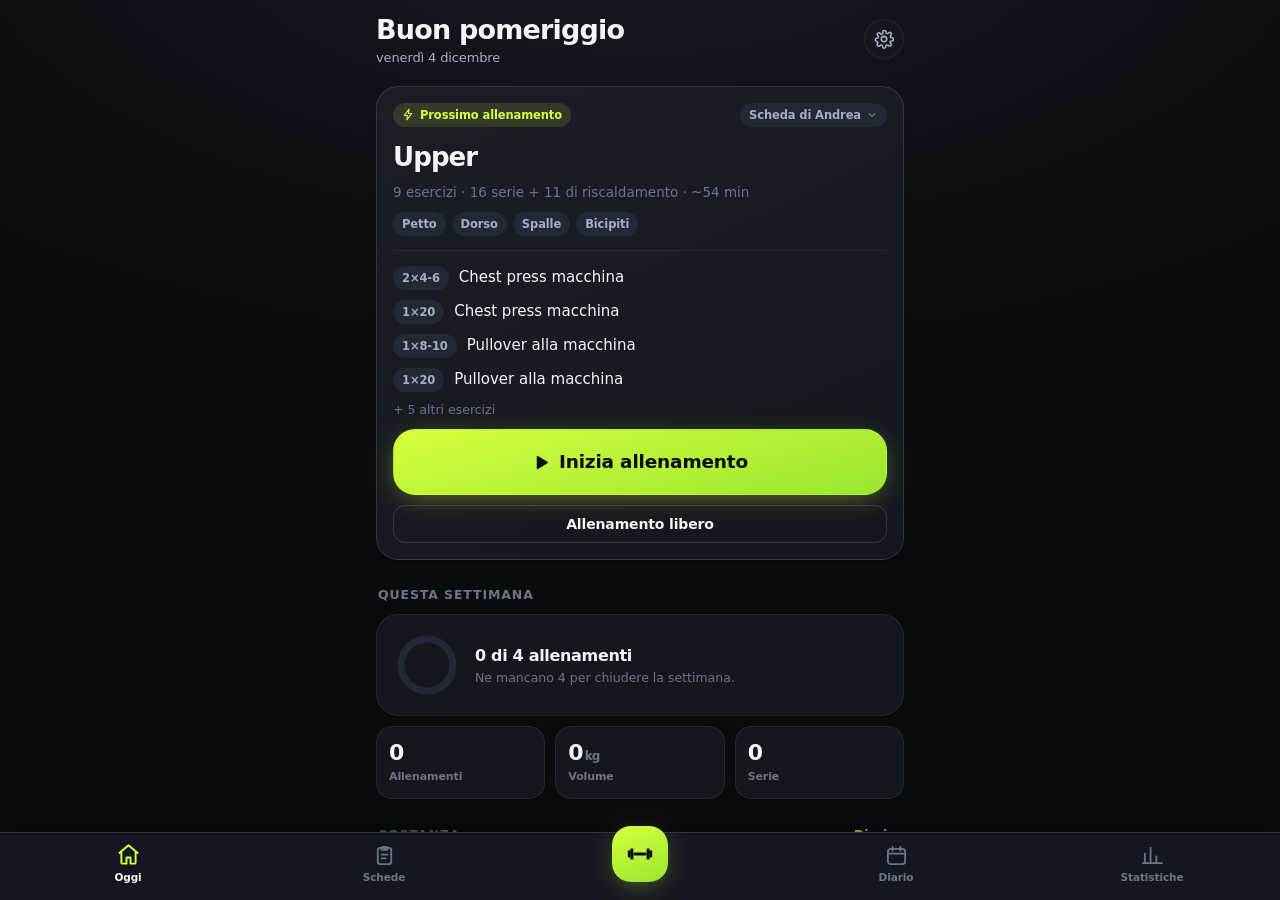
<file: index.html>
<!doctype html>
<html lang="it" data-theme="dark">
<head>
<meta charset="utf-8">
<meta name="viewport" content="width=device-width, initial-scale=1, viewport-fit=cover, maximum-scale=1, user-scalable=no">
<title>Palestra</title>
<meta name="description" content="Diario di allenamento in palestra: schede, timer di recupero, progressione dei carichi e statistiche. Tutto in locale sul tuo telefono.">
<meta name="theme-color" content="#0a0b0f">
<meta name="color-scheme" content="dark light">

<!-- PWA -->
<link rel="manifest" href="manifest.webmanifest">
<meta name="mobile-web-app-capable" content="yes">
<meta name="apple-mobile-web-app-capable" content="yes">
<!-- `black` e non `black-translucent`: con la status bar trasparente iOS disegna
     a tutto schermo ma accorcia il viewport dell'altezza della status bar, e in
     fondo resta una striscia irraggiungibile. iOS legge questo meta quando l'app
     viene aggiunta alla Home, non a ogni avvio. -->
<meta name="apple-mobile-web-app-status-bar-style" content="black">
<meta name="apple-mobile-web-app-title" content="Palestra">
<link rel="apple-touch-icon" href="icons/icon-180.png">
<link rel="icon" href="icons/favicon.svg" type="image/svg+xml">
<link rel="icon" href="icons/icon-32.png" sizes="32x32">

<!-- splash iOS -->
<link rel="apple-touch-startup-image" media="(device-width:440px) and (device-height:956px) and (-webkit-device-pixel-ratio:3)" href="icons/splash-1320x2868.png">
<link rel="apple-touch-startup-image" media="(device-width:402px) and (device-height:874px) and (-webkit-device-pixel-ratio:3)" href="icons/splash-1206x2622.png">
<link rel="apple-touch-startup-image" media="(device-width:430px) and (device-height:932px) and (-webkit-device-pixel-ratio:3)" href="icons/splash-1290x2796.png">
<link rel="apple-touch-startup-image" media="(device-width:393px) and (device-height:852px) and (-webkit-device-pixel-ratio:3)" href="icons/splash-1179x2556.png">
<link rel="apple-touch-startup-image" media="(device-width:390px) and (device-height:844px) and (-webkit-device-pixel-ratio:3)" href="icons/splash-1170x2532.png">
<link rel="apple-touch-startup-image" media="(device-width:414px) and (device-height:896px) and (-webkit-device-pixel-ratio:3)" href="icons/splash-1242x2688.png">
<link rel="apple-touch-startup-image" media="(device-width:375px) and (device-height:812px) and (-webkit-device-pixel-ratio:3)" href="icons/splash-1125x2436.png">
<link rel="apple-touch-startup-image" media="(device-width:360px) and (device-height:780px) and (-webkit-device-pixel-ratio:3)" href="icons/splash-1080x2340.png">
<link rel="apple-touch-startup-image" media="(device-width:414px) and (device-height:896px) and (-webkit-device-pixel-ratio:2)" href="icons/splash-828x1792.png">
<link rel="apple-touch-startup-image" media="(device-width:375px) and (device-height:667px) and (-webkit-device-pixel-ratio:2)" href="icons/splash-750x1334.png">

<link rel="stylesheet" href="css/style.css">
<script type="module" src="js/app.js"></script>
</head>
<body>
  <div id="app">
    <div class="screen" style="display:grid;place-items:center;min-height:70vh">
      <svg width="54" height="54" viewBox="0 0 24 24" fill="none" stroke="#d7ff3e" stroke-width="1.9" stroke-linecap="round" style="opacity:.9">
        <path d="M6.5 7.5v9M3.5 9.5v5M17.5 7.5v9M20.5 9.5v5M6.5 12h11"/>
      </svg>
    </div>
  </div>
  <div id="rotate">
    <svg viewBox="0 0 24 24" fill="none" stroke="currentColor" stroke-width="1.7" stroke-linecap="round" stroke-linejoin="round" aria-hidden="true">
      <rect x="8.75" y="3" width="6.5" height="18" rx="2"/>
      <path d="M12 18.2h.01"/>
      <path d="M20.5 9.5a9 9 0 0 1-3.2 9.6M20.6 6.1v3.5h-3.5"/>
      <path d="M3.5 14.5a9 9 0 0 1 3.2-9.6M3.4 17.9v-3.5h3.5"/>
    </svg>
    <p><strong>Gira il telefono</strong><span>Palestra si usa in verticale.</span></p>
  </div>
  <noscript><p style="padding:30px;text-align:center">Questa app richiede JavaScript attivo.</p></noscript>
</body>
</html>
</file>
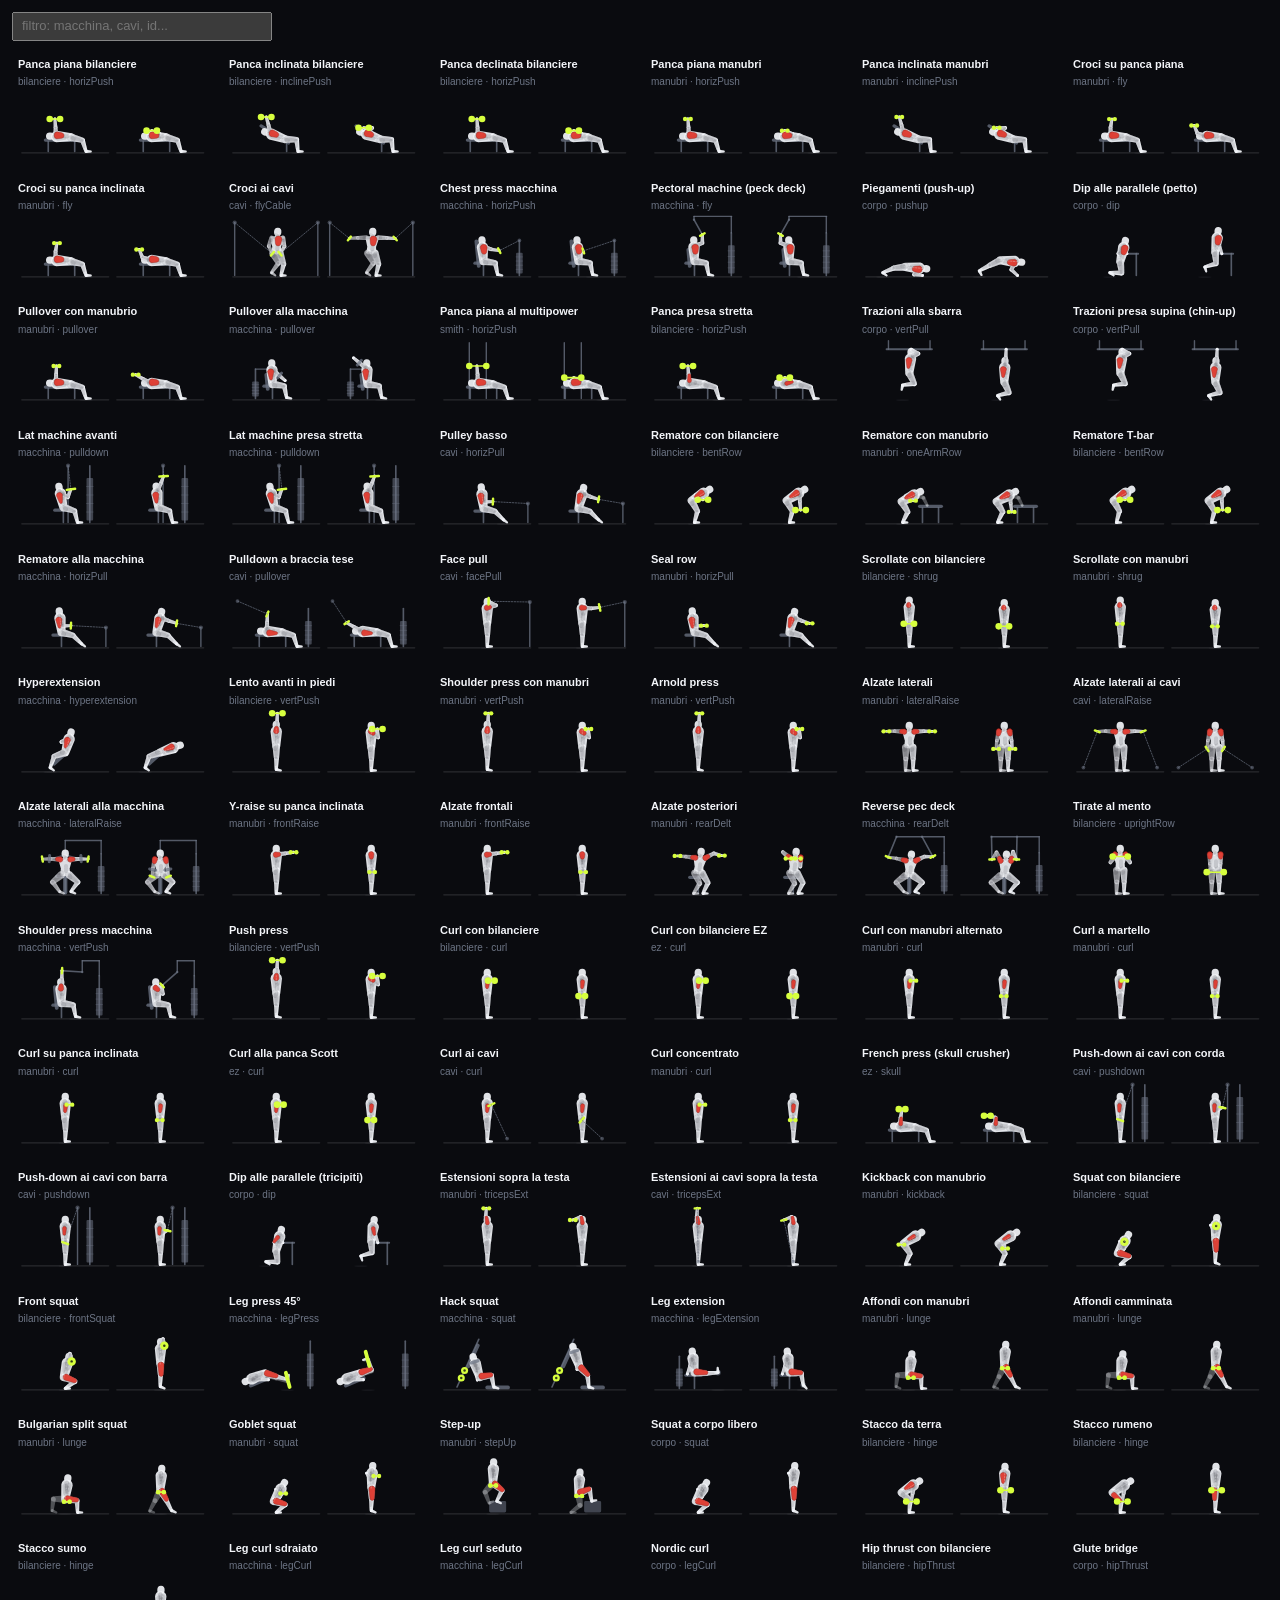
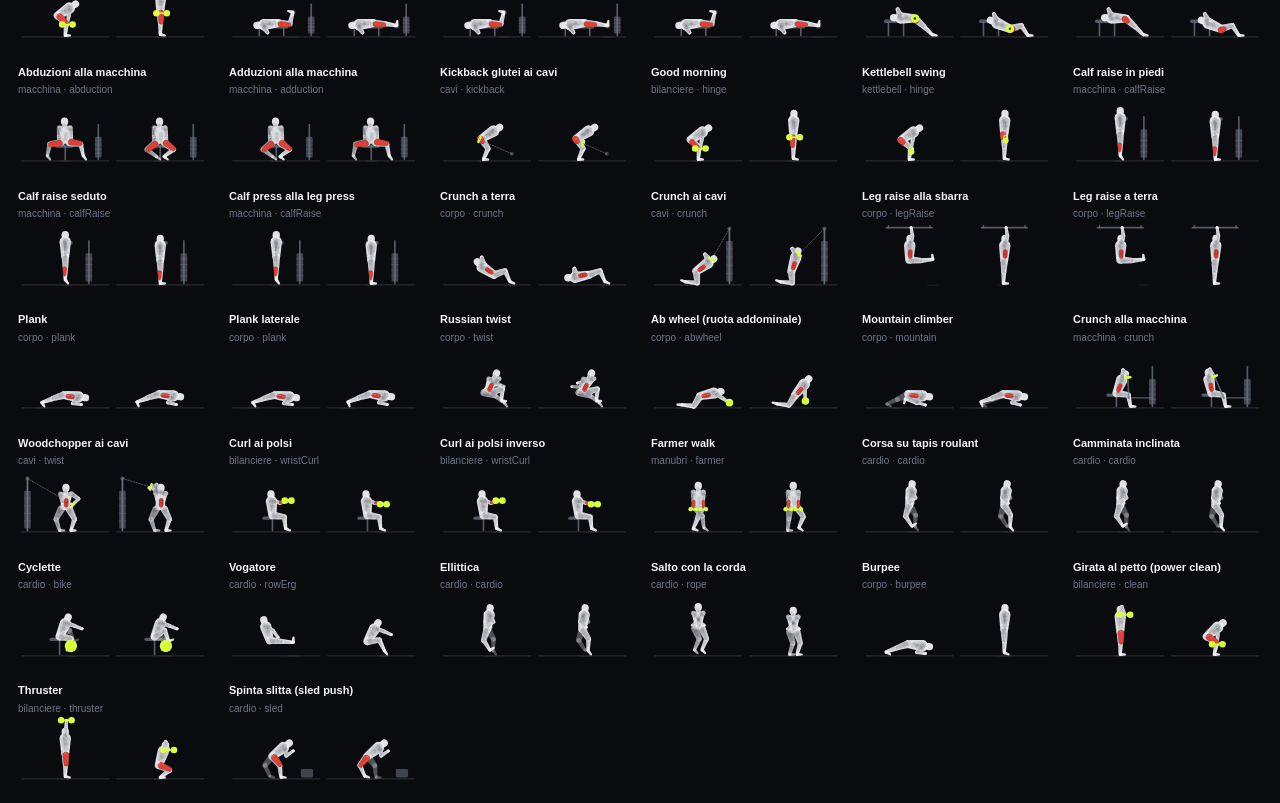
<file: tools/figures.html>
<!doctype html>
<html lang="it">
<head>
<meta charset="utf-8">
<title>Provino figure</title>
<link rel="stylesheet" href="../css/style.css">
<style>
  html, body { height: auto !important; overflow: auto !important; position: static !important; }
  body { background: var(--bg); color: var(--txt); font: 13px/1.3 -apple-system, sans-serif; margin: 0; padding: 12px; }
  .grid { display: grid; grid-template-columns: repeat(auto-fill, minmax(var(--w, 180px), 1fr)); gap: 10px; }
  .cell { background: var(--sur); border-radius: 10px; padding: 6px; }
  .cell h3 { margin: 0 0 2px; font-size: 11px; font-weight: 600; }
  .cell small { color: var(--txt-3); font-size: 10px; }
  .pair { display: flex; }
  .pair > div { flex: 1; min-width: 0; }
  .exfig { width: 100%; max-width: none; height: auto; display: block; }
  input { font: inherit; padding: 4px 8px; margin-bottom: 10px; width: 260px; }
</style>
</head>
<body>
<input id="q" placeholder="filtro: macchina, cavi, id..." >
<div class="grid" id="g"></div>
<script type="module">
const v = '?v=' + Date.now();
const { EXERCISES } = await import('../js/data/exercises.js' + v);
const { mountFigure } = await import('../js/lib/anim.js' + v);
const g = document.getElementById('g');
const q = document.getElementById('q');
function render(f) {
  g.innerHTML = '';
  const only = (new URLSearchParams(location.search).get('ids') || '').split(',').filter(Boolean);
  const list = EXERCISES.filter((e) => (only.length ? only.includes(e.id)
    : !f || (e.id + ' ' + e.eq + ' ' + e.p + ' ' + e.n).toLowerCase().includes(f)));
  for (const e of list) {
    const c = document.createElement('div');
    c.className = 'cell';
    const fasi = (new URLSearchParams(location.search).get('ph') || '0.46,0').split(',').map(Number);
    c.innerHTML = `<h3>${e.n}</h3><small>${e.eq} · ${e.p}</small><div class="pair">${fasi.map((_, i) => `<div class="f${i}"></div>`).join('')}</div>`;
    g.appendChild(c);
    fasi.forEach((ph, i) => mountFigure(c.querySelector('.f' + i), e, { cls: 'exfig', phase: ph }));
  }
}
q.addEventListener('input', () => render(q.value.trim().toLowerCase()));
const sp = new URLSearchParams(location.search);
if (sp.get('w')) g.style.setProperty('--w', sp.get('w') + 'px');
const pre = sp.get('q') || '';
q.value = pre; render(pre.toLowerCase());
window.FIG = { EXERCISES };
</script>
</body>
</html>
</file>
<file: css/style.css>
/* =========================================================================
   Palestra — design system
   Dark-first, mobile-first, zero dipendenze.
   ========================================================================= */

:root {
  /* superfici */
  --bg: #0a0b0f;
  --bg-grad: radial-gradient(120% 80% at 50% -10%, #161a24 0%, #0a0b0f 60%);
  --surface: #14171e;
  --surface-2: #1a1e27;
  --surface-3: #232835;
  --line: rgba(255, 255, 255, .07);
  --line-2: rgba(255, 255, 255, .13);

  /* testo */
  --txt: #f3f5f9;
  --txt-2: #a6adbd;
  --txt-3: #6d7585;

  /* accenti */
  --acc: #d7ff3e;
  --acc-2: #9ae630;
  --acc-ink: #0a0b0f;
  --acc-soft: rgba(215, 255, 62, .13);
  --violet: #8b7bff;
  --cyan: #4cd7f6;
  --ok: #35d07f;
  --warn: #ffb020;
  --err: #ff5c5c;

  /* forma */
  --r-sm: 10px;
  --r: 16px;
  --r-lg: 22px;
  --r-xl: 28px;
  --r-full: 999px;

  --sh-1: 0 1px 2px rgba(0, 0, 0, .4);
  --sh-2: 0 8px 24px -8px rgba(0, 0, 0, .65);
  --sh-3: 0 24px 60px -16px rgba(0, 0, 0, .8);
  --glow: 0 6px 28px -8px rgba(215, 255, 62, .5);

  /* spazi */
  --pad: 16px;
  --tabbar-h: 62px;
  --safe-t: env(safe-area-inset-top, 0px);
  --safe-b: env(safe-area-inset-bottom, 0px);
  /* La barra non riserva tutti i 34pt dell'home indicator: con metà spazio le
     icone restano libere ma il menù non sembra sollevato dal bordo. */
  --safe-pad-b: max(6px, calc(var(--safe-b) * .55));
  /* Le barre in basso devono avere una superficie riconoscibile: con uno
     sfondo quasi identico alla pagina la striscia sotto le icone legge come
     vuoto e la barra sembra sospesa a mezz'aria. */
  --bar-bg: rgba(21, 25, 34, .94);

  --ease: cubic-bezier(.22, 1, .36, 1);
  --spring: cubic-bezier(.34, 1.56, .64, 1);

  color-scheme: dark;
}

:root[data-theme="light"] {
  --bg: #f4f5f8;
  --bg-grad: radial-gradient(120% 80% at 50% -10%, #ffffff 0%, #eef0f5 60%);
  --surface: #ffffff;
  --surface-2: #f6f7fa;
  --surface-3: #eceef4;
  --line: rgba(10, 12, 20, .08);
  --line-2: rgba(10, 12, 20, .15);
  --txt: #0e1117;
  --txt-2: #5a6273;
  --txt-3: #8c94a3;
  --acc: #5f8f00;
  --acc-2: #4d7500;
  --acc-ink: #ffffff;
  --acc-soft: rgba(95, 143, 0, .12);
  --violet: #6b4ef0;
  --cyan: #0b8fb0;
  --sh-2: 0 8px 24px -10px rgba(16, 20, 35, .18);
  --sh-3: 0 24px 60px -18px rgba(16, 20, 35, .3);
  --glow: 0 6px 24px -10px rgba(95, 143, 0, .5);
  --bar-bg: rgba(255, 255, 255, .94);
  color-scheme: light;
}

/* ------------------------------------------------------------- reset ---- */

*, *::before, *::after { box-sizing: border-box; }

html, body {
  margin: 0;
  padding: 0;
  height: 100%;
  overflow: hidden;             /* lo scroll avviene dentro #view */
  overscroll-behavior: none;
}

body {
  background: var(--bg);
  background-image: var(--bg-grad);
  background-attachment: fixed;
  color: var(--txt);
  font-family: -apple-system, BlinkMacSystemFont, "SF Pro Text", "Segoe UI", Roboto, system-ui, sans-serif;
  font-size: 16px;
  line-height: 1.45;
  -webkit-font-smoothing: antialiased;
  -webkit-tap-highlight-color: transparent;
  -webkit-text-size-adjust: 100%;
  text-rendering: optimizeLegibility;
}

button, input, select, textarea {
  font: inherit;
  color: inherit;
  margin: 0;
}

button { background: none; border: 0; cursor: pointer; touch-action: manipulation; }
h1, h2, h3, h4, p { margin: 0; }
ul, ol { margin: 0; padding: 0; list-style: none; }
a { color: inherit; text-decoration: none; }
svg { display: block; }
input[type="number"] { -moz-appearance: textfield; }
input[type="number"]::-webkit-outer-spin-button,
input[type="number"]::-webkit-inner-spin-button { -webkit-appearance: none; margin: 0; }

::selection { background: var(--acc); color: var(--acc-ink); }

/* scrollbar discreta (desktop) */
::-webkit-scrollbar { width: 8px; height: 8px; }
::-webkit-scrollbar-thumb { background: var(--surface-3); border-radius: 99px; }
::-webkit-scrollbar-track { background: transparent; }

/* ------------------------------------------------------------- shell ---- */

/* `inset: 0` su un elemento fisso copre esattamente il viewport di layout.
   Niente dvh: in standalone su iOS vale "schermo meno la status bar", e la
   schermata finiva ~60pt sopra il bordo inferiore. */
#app {
  position: fixed;
  inset: 0;
  display: flex;
  flex-direction: column;
  overflow: hidden;
}

/* unico contenitore scrollabile dell'app */
#view {
  flex: 1;
  min-height: 0;
  overflow-y: auto;
  overflow-x: hidden;
  -webkit-overflow-scrolling: touch;
  overscroll-behavior-y: contain;
  position: relative;
}

.screen {
  padding: calc(var(--safe-t) + 10px) var(--pad) 28px;
  max-width: 560px;
  width: 100%;
  margin: 0 auto;
  animation: screenIn .34s var(--ease) both;
}

@keyframes screenIn {
  from { opacity: 0; transform: translateY(8px); }
  to { opacity: 1; transform: none; }
}

.topbar {
  display: flex;
  align-items: center;
  justify-content: space-between;
  gap: 12px;
  margin-bottom: 18px;
  min-height: 42px;
}

.topbar h1 {
  font-size: 27px;
  font-weight: 800;
  letter-spacing: -.03em;
}

.topbar .sub { font-size: 13px; color: var(--txt-2); font-weight: 500; letter-spacing: -.01em; }

.icon-btn {
  width: 40px; height: 40px;
  display: grid; place-items: center;
  border-radius: var(--r-full);
  background: var(--surface);
  border: 1px solid var(--line);
  color: var(--txt-2);
  flex: none;
  transition: transform .18s var(--spring), background .18s;
}
.icon-btn:active { transform: scale(.9); background: var(--surface-3); }
.icon-btn.ghost { background: transparent; border-color: transparent; }

/* ---------------------------------------------------------- tab bar ----- */

.tabbar {
  flex: none;
  position: relative;
  z-index: 60;
  display: grid;
  grid-template-columns: repeat(5, 1fr);
  align-items: center;
  height: calc(var(--tabbar-h) + var(--safe-pad-b));
  padding-bottom: var(--safe-pad-b);
  background: var(--bar-bg);
  backdrop-filter: saturate(180%) blur(22px);
  -webkit-backdrop-filter: saturate(180%) blur(22px);
  border-top: 1px solid var(--line-2);
  box-shadow: 0 -12px 26px -14px rgba(0, 0, 0, .9);
}

.tabbar button {
  display: flex;
  flex-direction: column;
  align-items: center;
  gap: 3px;
  padding: 6px 0 4px;
  color: var(--txt-3);
  font-size: 10.5px;
  font-weight: 600;
  letter-spacing: -.01em;
  transition: color .2s;
}
.tabbar button.on { color: var(--txt); }
.tabbar button.on svg { color: var(--acc); }
.tabbar button:active { transform: scale(.93); }
.tabbar svg { width: 23px; height: 23px; transition: transform .25s var(--spring); }
.tabbar button.on svg { transform: translateY(-1px) scale(1.06); }

/* Pulsante centrale. I selettori partono da .tabbar per battere in specificità
   `.tabbar button`, che altrimenti gli imporrebbe flex-direction e padding. */
.tabbar .fab-slot { align-self: stretch; display: grid; place-items: center; }
.tabbar .tab-fab {
  width: 56px; height: 56px;
  padding: 0;
  border-radius: 19px;
  background: linear-gradient(160deg, var(--acc), var(--acc-2));
  color: var(--acc-ink);
  display: grid;
  place-items: center;
  box-shadow: var(--glow);
  transform: translateY(-10px);
  transition: transform .2s var(--spring);
}
.tabbar .tab-fab:active { transform: translateY(-10px) scale(.92); }
.tabbar .tab-fab svg { width: 30px; height: 30px; transform: none; }

/* -------------------------------------------------------------- card ---- */

.card {
  background: var(--surface);
  border: 1px solid var(--line);
  border-radius: var(--r-lg);
  padding: 16px;
  box-shadow: var(--sh-1);
}
.card + .card { margin-top: 12px; }
.card.flush { padding: 0; overflow: hidden; }
.card.tappable { transition: transform .18s var(--ease); }
.card.tappable:active { transform: scale(.985); }

.section-title {
  display: flex; align-items: center; justify-content: space-between;
  font-size: 12.5px;
  font-weight: 700;
  letter-spacing: .07em;
  text-transform: uppercase;
  color: var(--txt-3);
  margin: 26px 2px 10px;
}
.section-title button { color: var(--acc); font-size: 12.5px; font-weight: 700; letter-spacing: 0; text-transform: none; }

.card > .t, .card .grow > .t { display: block; font-weight: 650; font-size: 15.5px; letter-spacing: -.015em; }
.card > .s, .card .grow > .s { display: block; font-size: 12.5px; color: var(--txt-3); margin-top: 2px; }

/* ------------------------------------------------------------ bottoni --- */

.btn {
  display: inline-flex;
  align-items: center;
  justify-content: center;
  gap: 8px;
  height: 50px;
  padding: 0 20px;
  border-radius: var(--r);
  background: var(--surface-2);
  border: 1px solid var(--line);
  color: var(--txt);
  font-weight: 650;
  font-size: 15.5px;
  letter-spacing: -.01em;
  transition: transform .15s var(--spring), background .18s, opacity .18s;
}
.btn:active { transform: scale(.96); }
.btn:disabled { opacity: .4; pointer-events: none; }
.btn svg { width: 19px; height: 19px; }
.btn.block { display: flex; width: 100%; }
.btn.primary {
  background: linear-gradient(165deg, var(--acc), var(--acc-2));
  color: var(--acc-ink);
  border-color: transparent;
  box-shadow: var(--glow);
  font-weight: 750;
}
.btn.violet { background: linear-gradient(165deg, var(--violet), #6a57f0); color: #fff; border-color: transparent; }
.btn.ghost { background: transparent; border-color: var(--line-2); }
.btn.danger { background: color-mix(in srgb, var(--err) 14%, transparent); color: var(--err); border-color: color-mix(in srgb, var(--err) 30%, transparent); }
.btn.sm { height: 38px; padding: 0 14px; font-size: 14px; border-radius: 12px; }
.btn.lg { height: 58px; font-size: 17px; border-radius: var(--r-lg); }
.btn.xl { height: 66px; font-size: 18.5px; border-radius: var(--r-lg); }

/* ------------------------------------------------------------- chips ---- */

.chips { display: flex; gap: 8px; overflow-x: auto; padding: 2px 0 6px; scrollbar-width: none; scroll-snap-type: x proximity; }
.chips::-webkit-scrollbar { display: none; }
.chip {
  flex: none;
  height: 34px;
  padding: 0 14px;
  border-radius: var(--r-full);
  background: var(--surface);
  border: 1px solid var(--line);
  color: var(--txt-2);
  font-size: 13.5px;
  font-weight: 600;
  display: inline-flex; align-items: center; gap: 6px;
  transition: all .18s var(--ease);
  scroll-snap-align: start;
}
.chip.on { background: var(--acc); color: var(--acc-ink); border-color: transparent; font-weight: 700; }
.chip:active { transform: scale(.94); }

.seg {
  display: flex;
  background: var(--surface);
  border: 1px solid var(--line);
  border-radius: var(--r-full);
  padding: 4px;
  gap: 2px;
}
.seg button {
  flex: 1;
  height: 34px;
  border-radius: var(--r-full);
  color: var(--txt-2);
  font-size: 13.5px;
  font-weight: 650;
  transition: all .22s var(--ease);
}
.seg button.on { background: var(--surface-3); color: var(--txt); }

/* ------------------------------------------------------------ pillole --- */

.pill {
  display: inline-flex; align-items: center; gap: 5px;
  height: 24px; padding: 0 9px;
  border-radius: var(--r-full);
  background: var(--surface-3);
  color: var(--txt-2);
  font-size: 11.5px; font-weight: 700;
  letter-spacing: -.01em;
}
.pill.acc { background: var(--acc-soft); color: var(--acc); }
.pill.ok { background: color-mix(in srgb, var(--ok) 15%, transparent); color: var(--ok); }
.pill.warn { background: color-mix(in srgb, var(--warn) 15%, transparent); color: var(--warn); }
.pill.violet { background: color-mix(in srgb, var(--violet) 18%, transparent); color: var(--violet); }

/* -------------------------------------------------------------- stat ---- */

.stat-row { display: grid; grid-template-columns: repeat(3, 1fr); gap: 10px; }
.stat {
  background: var(--surface);
  border: 1px solid var(--line);
  border-radius: var(--r);
  padding: 13px 12px;
  text-align: left;
}
.stat .v { font-size: 22px; font-weight: 800; letter-spacing: -.045em; font-variant-numeric: tabular-nums; line-height: 1.15; }
.stat .k { font-size: 11px; color: var(--txt-3); font-weight: 600; margin-top: 3px; letter-spacing: -.01em; }
.stat .u { font-size: 12px; color: var(--txt-3); font-weight: 600; margin-left: 2px; }

/* -------------------------------------------------------------- liste --- */

.rows { display: flex; flex-direction: column; }
.row {
  display: flex;
  align-items: center;
  gap: 12px;
  padding: 13px 16px;
  border-bottom: 1px solid var(--line);
  text-align: left;
  width: 100%;
  transition: background .15s;
}
.row:last-child { border-bottom: 0; }
.row:active { background: var(--surface-2); }
.row .grow { flex: 1; min-width: 0; display: block; }
.row .t { display: block; font-weight: 620; font-size: 15.5px; letter-spacing: -.015em; overflow: hidden; text-overflow: ellipsis; white-space: nowrap; }
.row .s { display: block; font-size: 12.5px; color: var(--txt-3); margin-top: 2px; overflow: hidden; text-overflow: ellipsis; white-space: nowrap; }
.row .chev { color: var(--txt-3); flex: none; }

.avatar {
  width: 42px; height: 42px; flex: none;
  border-radius: 13px;
  background: var(--surface-3);
  display: grid; place-items: center;
  color: var(--txt-2);
  overflow: hidden;
}
.avatar.acc { background: var(--acc-soft); color: var(--acc); }

/* -------------------------------------------------------------- input --- */

.field { margin-bottom: 14px; }
.field > label {
  display: block;
  font-size: 12px;
  font-weight: 700;
  letter-spacing: .04em;
  text-transform: uppercase;
  color: var(--txt-3);
  margin-bottom: 7px;
}
.input, select.input, textarea.input {
  width: 100%;
  height: 50px;
  padding: 0 14px;
  border-radius: var(--r);
  background: var(--surface-2);
  border: 1px solid var(--line);
  color: var(--txt);
  font-size: 16px;
  outline: none;
  transition: border-color .18s, background .18s;
  -webkit-appearance: none;
  appearance: none;
}
.input:focus { border-color: var(--acc); background: var(--surface); }
textarea.input { height: auto; min-height: 96px; padding: 12px 14px; line-height: 1.5; resize: vertical; font-family: inherit; }
select.input {
  background-image: url("data:image/svg+xml,%3Csvg xmlns='http://www.w3.org/2000/svg' viewBox='0 0 24 24' fill='none' stroke='%23a6adbd' stroke-width='2.4' stroke-linecap='round'%3E%3Cpath d='M6 9l6 6 6-6'/%3E%3C/svg%3E");
  background-repeat: no-repeat;
  background-position: right 12px center;
  background-size: 18px;
  padding-right: 38px;
}
.input::placeholder { color: var(--txt-3); }

.switch {
  width: 50px; height: 30px; flex: none;
  border-radius: var(--r-full);
  background: var(--surface-3);
  border: 1px solid var(--line);
  position: relative;
  transition: background .22s var(--ease);
}
.switch::after {
  content: '';
  position: absolute;
  top: 3px; left: 3px;
  width: 22px; height: 22px;
  border-radius: 50%;
  background: var(--txt-2);
  transition: transform .26s var(--spring), background .22s;
}
.switch.on { background: var(--acc); border-color: transparent; }
.switch.on::after { transform: translateX(20px); background: var(--acc-ink); }

/* ----------------------------------------------------------- stepper ---- */

.stepper {
  display: flex;
  align-items: stretch;
  background: var(--surface-2);
  border: 1px solid var(--line);
  border-radius: var(--r);
  overflow: hidden;
  height: 54px;
}
.stepper button {
  width: 48px;
  display: grid; place-items: center;
  color: var(--txt-2);
  font-size: 22px;
  font-weight: 500;
  transition: background .15s;
}
.stepper button:active { background: var(--surface-3); color: var(--acc); }
.stepper .val {
  flex: 1;
  display: flex; flex-direction: column;
  align-items: center; justify-content: center;
  border-left: 1px solid var(--line);
  border-right: 1px solid var(--line);
  min-width: 0;
}
.stepper .val input {
  width: 100%;
  background: none; border: 0; outline: none;
  text-align: center;
  font-size: 21px;
  font-weight: 750;
  letter-spacing: -.04em;
  font-variant-numeric: tabular-nums;
  padding: 0;
}
.stepper .val small { font-size: 10px; color: var(--txt-3); font-weight: 700; letter-spacing: .06em; text-transform: uppercase; margin-top: -2px; }

/* -------------------------------------------------------------- sheet --- */

.scrim {
  position: fixed; inset: 0;
  background: rgba(0, 0, 0, .6);
  backdrop-filter: blur(3px);
  -webkit-backdrop-filter: blur(3px);
  z-index: 90;
  animation: fade .25s ease both;
}
@keyframes fade { from { opacity: 0 } to { opacity: 1 } }

.sheet {
  position: fixed;
  left: 0; right: 0;
  bottom: var(--kb, 0px);
  z-index: 91;
  max-height: calc(100% - var(--kb, 0px) - 24px);
  transition: bottom .18s ease;
  display: flex;
  flex-direction: column;
  background: var(--surface);
  border-top: 1px solid var(--line-2);
  border-radius: var(--r-xl) var(--r-xl) 0 0;
  box-shadow: var(--sh-3);
  padding-bottom: var(--safe-b);
  animation: sheetIn .36s var(--ease) both;
  max-width: 560px; margin: 0 auto;
}
body.kb-open .sheet { padding-bottom: 0; }
body.kb-open .sheet .sheet-foot { padding-bottom: 12px; }
@keyframes sheetIn { from { transform: translateY(102%) } to { transform: none } }
.sheet.closing { animation: sheetOut .24s ease-in both; }
@keyframes sheetOut { to { transform: translateY(102%) } }
.scrim.closing { animation: fadeOut .24s ease-in both; }
@keyframes fadeOut { to { opacity: 0 } }

.sheet .grab { width: 38px; height: 4px; border-radius: 99px; background: var(--line-2); margin: 10px auto 2px; flex: none; }
.sheet .sheet-head {
  display: flex; align-items: center; justify-content: space-between; gap: 10px;
  padding: 10px 18px 12px;
  flex: none;
}
.sheet .sheet-head h3 { font-size: 19px; font-weight: 750; letter-spacing: -.025em; }
.sheet .sheet-body { overflow-y: auto; -webkit-overflow-scrolling: touch; padding: 0 18px 20px; }
.sheet .sheet-foot { padding: 12px 18px calc(16px + var(--safe-b)); border-top: 1px solid var(--line); flex: none; display: flex; gap: 10px; }
.sheet .sheet-foot .btn { flex: 1; }

/* Se nonostante tutto iOS tiene il viewport più corto dello schermo, la safe
   area in fondo è già fuori dal viewport: riservarle spazio lo sprecherebbe
   due volte. */
html.vp-short { --safe-pad-b: 0px; }

/* Senza `viewport-fit=cover` le env() valgono 0 e il viewport è già dentro le
   safe area: la barra si appoggia al bordo dell'area utile e serve solo un
   filo di respiro sotto le icone. */
html.vp-inset { --safe-t: 0px; --safe-b: 0px; --safe-pad-b: 7px; }

/* E proviamo a prolungare la superficie della barra dentro la striscia che
   resta fuori dal viewport. Se iOS la ritaglia non si perde niente — resta
   esattamente com'era — ma se la disegna la barra arriva al bordo fisico. */
html.vp-short .tabbar::after,
html.vp-short .rail::after {
  content: '';
  position: absolute;
  left: 0; right: 0; top: 100%;
  height: var(--vp-gap, 0px);
  background: var(--bar-bg);
  pointer-events: none;
}

/* Seconda strada, quella con le prove a favore: lo sfondo dell'elemento radice
   diventa lo sfondo del canvas e per specifica lo copre tutto, anche la parte
   fuori dal viewport — lo si vede nello screenshot, dove la striscia morta è
   nera come la pagina e non del colore del sistema. Allora ci dipingiamo sopra
   una fascia del colore della barra, posizionata appena sotto il viewport. */
html.vp-short body {
  background-image:
    linear-gradient(var(--bar-bg), var(--bar-bg)),
    var(--bg-grad);
  background-repeat: no-repeat, no-repeat;
  background-size: 100% var(--vp-gap, 0px), 100% 100%;
  background-position: left calc(100% + var(--vp-gap, 0px)), left top;
  background-attachment: fixed, fixed;
}

/* ------------------------------------------------------- solo verticale --- */

/* iOS ignora sia `orientation` nel manifest sia `screen.orientation.lock()`:
   in orizzontale l'unica strada è coprire l'app. Il limite sull'altezza lascia
   passare desktop e tablet, dove l'orizzontale non è un problema. */
#rotate { display: none; }

@media (orientation: landscape) and (max-height: 600px) {
  #rotate {
    position: fixed; inset: 0;
    z-index: 400;
    display: flex;
    flex-direction: column;
    align-items: center;
    justify-content: center;
    gap: 18px;
    padding: 24px 32px;
    background: var(--bg);
    background-image: var(--bg-grad);
    text-align: center;
  }
  #rotate svg { width: 44px; height: 44px; color: var(--acc); }
  #rotate strong { display: block; font-size: 19px; font-weight: 750; letter-spacing: -.025em; }
  #rotate span { display: block; margin-top: 3px; font-size: 14px; color: var(--txt-2); }
}

/* -------------------------------------------------------------- toast --- */

#toasts {
  position: fixed;
  left: 50%; transform: translateX(-50%);
  top: calc(var(--safe-t) + 10px);
  z-index: 120;
  width: min(480px, calc(100% - 24px));
  display: flex; flex-direction: column; gap: 8px;
  pointer-events: none;
}
.toast {
  background: var(--surface-3);
  border: 1px solid var(--line-2);
  border-radius: var(--r);
  padding: 11px 15px;
  font-size: 14.5px;
  font-weight: 600;
  box-shadow: var(--sh-2);
  display: flex; align-items: center; gap: 10px;
  animation: toastIn .4s var(--spring) both;
}
.toast.pr { background: linear-gradient(120deg, var(--acc), var(--acc-2)); color: var(--acc-ink); border-color: transparent; }
.toast.err { background: var(--err); color: #fff; border-color: transparent; }
.toast.out { animation: toastOut .3s ease-in both; }
@keyframes toastIn { from { opacity: 0; transform: translateY(-16px) scale(.96) } to { opacity: 1; transform: none } }
@keyframes toastOut { to { opacity: 0; transform: translateY(-10px) scale(.97) } }

/* ------------------------------------------------------------- vuoto ---- */

.empty { text-align: center; padding: 42px 20px; }
.empty .ico { width: 64px; height: 64px; margin: 0 auto 16px; border-radius: 20px; background: var(--surface); border: 1px solid var(--line); display: grid; place-items: center; color: var(--txt-3); }
.empty h3 { font-size: 17px; font-weight: 700; letter-spacing: -.02em; margin-bottom: 6px; }
.empty p { font-size: 14px; color: var(--txt-3); max-width: 280px; margin: 0 auto 18px; line-height: 1.5; }

/* ===================================================== SCHERMATA WORKOUT = */

.wk {
  flex: 1;
  min-height: 0;
  background: var(--bg);
  background-image: var(--bg-grad);
  display: flex;
  flex-direction: column;
  animation: wkIn .4s var(--ease) both;
}
@keyframes wkIn { from { opacity: 0; transform: translateY(18px) scale(.98) } to { opacity: 1; transform: none } }

.wk-head {
  flex: none;
  padding: calc(var(--safe-t) + 8px) 14px 8px;
  display: flex; align-items: center; gap: 10px;
}
.wk-head .t { flex: 1; min-width: 0; }
.wk-head .t .n { font-size: 15px; font-weight: 750; letter-spacing: -.02em; overflow: hidden; text-overflow: ellipsis; white-space: nowrap; }
.wk-head .t .m { font-size: 12px; color: var(--txt-3); font-variant-numeric: tabular-nums; margin-top: 1px; }

.wk-prog { flex: none; height: 3px; background: var(--surface-2); margin: 4px 14px 0; border-radius: 99px; overflow: hidden; }
.wk-prog i { display: block; height: 100%; background: linear-gradient(90deg, var(--acc-2), var(--acc)); border-radius: 99px; transition: width .5s var(--ease); }

.wk-body { flex: 1; overflow-y: auto; -webkit-overflow-scrolling: touch; padding: 14px 14px 10px; }
.wk-body > * { max-width: 520px; margin-left: auto; margin-right: auto; }

.ex-hero {
  background: var(--surface);
  border: 1px solid var(--line);
  border-radius: var(--r-xl);
  overflow: hidden;
}
.ex-hero .anim-wrap {
  position: relative;
  background: linear-gradient(180deg, var(--surface-2), var(--surface));
  border-bottom: 1px solid var(--line);
  display: grid; place-items: center;
  padding: 6px 0;
}
.ex-hero .anim-wrap .info-fab {
  position: absolute; right: 10px; top: 10px;
  width: 34px; height: 34px;
  border-radius: 50%;
  background: color-mix(in srgb, var(--bg) 70%, transparent);
  backdrop-filter: blur(8px);
  border: 1px solid var(--line);
  display: grid; place-items: center;
  color: var(--txt-2);
}
.ex-hero .anim-wrap .tgt {
  position: absolute; left: 12px; top: 12px;
  display: flex; gap: 6px;
}
.ex-hero .meta { padding: 14px 16px 0; }
.ex-hero h2 { font-size: 23px; font-weight: 800; letter-spacing: -.035em; line-height: 1.15; }
.ex-hero .sub { font-size: 13px; color: var(--txt-3); margin-top: 4px; font-weight: 550; }

.set-head {
  display: flex; align-items: baseline; justify-content: space-between;
  padding: 16px 16px 4px;
}
.set-head .big { font-size: 15px; font-weight: 750; letter-spacing: -.02em; }
.set-head .hint { font-size: 12.5px; color: var(--acc); font-weight: 650; }

.inputs { display: grid; grid-template-columns: 1fr 1fr; gap: 10px; padding: 8px 16px 14px; }
.inputs.uno { grid-template-columns: 1fr; }   /* un campo solo: tutta la riga */

.coach {
  display: flex; align-items: flex-start; gap: 9px;
  margin: 0 16px 14px;
  padding: 10px 12px;
  border-radius: 14px;
  background: var(--acc-soft);
  border: 1px solid color-mix(in srgb, var(--acc) 24%, transparent);
  font-size: 13px;
  color: var(--txt);
  line-height: 1.45;
}
.coach svg { flex: none; width: 17px; height: 17px; color: var(--acc); margin-top: 1px; }
.coach b { font-weight: 750; }

.cta-wrap { padding: 0 16px 16px; display: flex; gap: 10px; }
.cta-wrap .btn.primary { flex: 1; }

/* --- registro serie (tabella compatta) --- */
.sets-log { margin-top: 16px; }

.log-head, .set-line {
  display: grid;
  grid-template-columns: 30px minmax(0, 1fr) auto 68px;
  gap: 8px;
  align-items: center;
}

.log-head {
  padding: 0 12px 7px;
  font-size: 10.5px;
  font-weight: 700;
  letter-spacing: .07em;
  text-transform: uppercase;
  color: var(--txt-3);
}
.log-head .c-prev, .log-head .c-val { text-align: right; }

.set-line {
  padding: 9px 12px;
  border-radius: 14px;
  background: var(--surface);
  border: 1px solid var(--line);
  margin-bottom: 7px;
  animation: setIn .35s var(--spring) both;
}
@keyframes setIn { from { opacity: 0; transform: translateX(-8px) } to { opacity: 1; transform: none } }
.set-line.done { background: color-mix(in srgb, var(--ok) 9%, var(--surface)); border-color: color-mix(in srgb, var(--ok) 22%, transparent); }
.set-line.cur { border-color: var(--acc); background: var(--acc-soft); }

.set-line .idx {
  width: 30px; height: 30px;
  border-radius: 10px;
  background: var(--surface-3);
  display: grid; place-items: center;
  font-size: 12.5px; font-weight: 800;
  color: var(--txt-2);
  transition: transform .15s var(--spring);
}
.set-line .idx:active { transform: scale(.86); }
.set-line .idx.warm { background: color-mix(in srgb, var(--warn) 22%, transparent); color: var(--warn); }
.set-line .idx.drop { background: color-mix(in srgb, var(--violet) 24%, transparent); color: var(--violet); }
.set-line .idx.myo { background: color-mix(in srgb, var(--cyan) 20%, transparent); color: var(--cyan); }
.set-line .idx.fail { background: color-mix(in srgb, var(--err) 20%, transparent); color: var(--err); }
.set-line.done .idx { background: var(--ok); color: #06240f; }
.set-line.cur .idx { background: var(--acc); color: var(--acc-ink); }
.set-line.w.cur .idx { background: var(--warn); color: #2a1a00; }
.pill.warm { background: color-mix(in srgb, var(--warn) 18%, transparent); color: var(--warn); }

.set-line .prev {
  font-size: 12.5px; color: var(--txt-3);
  font-variant-numeric: tabular-nums;
  text-align: right;
  overflow: hidden; text-overflow: ellipsis; white-space: nowrap;
}
.set-line .val {
  font-size: 15px; font-weight: 750; letter-spacing: -.02em;
  font-variant-numeric: tabular-nums; white-space: nowrap; text-align: right;
}
.set-line .val i { font-style: normal; color: var(--txt-3); font-weight: 500; margin: 0 3px; font-size: 12px; }
.set-line .val em { font-style: normal; font-size: 11px; color: var(--violet); font-weight: 800; margin-left: 5px; }
.set-line .act { display: flex; gap: 4px; justify-content: flex-end; }

.mini {
  width: 30px; height: 30px; flex: none;
  border-radius: 9px;
  display: grid; place-items: center;
  color: var(--txt-3);
  background: color-mix(in srgb, var(--txt) 6%, transparent);
  transition: transform .15s var(--spring), color .15s;
}
.mini:active { transform: scale(.86); color: var(--acc); }

/* --- superset, nota, RPE --- */
/* ------------------------------------------------------ riscaldamento ---- */
/* Una serie di riscaldamento non va confusa con una di lavoro: la scheda
   cambia colore, non solo il badge accanto al numero. */
.ex-hero.warm { border-color: color-mix(in srgb, var(--warn) 40%, transparent); }
.warm-bar {
  display: flex; align-items: center; gap: 6px;
  padding: 7px 14px;
  font-size: 11px; font-weight: 800;
  letter-spacing: .05em; text-transform: uppercase;
  color: var(--warn);
  background: color-mix(in srgb, var(--warn) 15%, transparent);
  border-bottom: 1px solid color-mix(in srgb, var(--warn) 26%, transparent);
}
.warm-bar svg { width: 14px; height: 14px; flex: none; }
.warm-bar .wb-note { text-transform: none; letter-spacing: 0; font-weight: 650; opacity: .8; }
.set-head .big.warm { color: var(--warn); }
.set-head .hint.warm { color: var(--warn); }
/* la spinta motivazionale: deve staccarsi dal consiglio tecnico */
.coach.push {
  background: color-mix(in srgb, var(--acc) 15%, transparent);
  border-color: color-mix(in srgb, var(--acc) 34%, transparent);
}
.coach.push svg { color: var(--acc); }

.coach.warm {
  background: color-mix(in srgb, var(--warn) 13%, transparent);
  border-color: color-mix(in srgb, var(--warn) 26%, transparent);
  align-items: center;
}
.coach.warm svg { color: var(--warn); }
.btn.warm {
  background: color-mix(in srgb, var(--warn) 18%, transparent);
  color: var(--warn);
  border-color: color-mix(in srgb, var(--warn) 40%, transparent);
}
.btn.warm.lg { background: linear-gradient(165deg, var(--warn), #e08900); color: #2a1a00; border-color: transparent; }
.set-line.w { background: color-mix(in srgb, var(--warn) 9%, var(--surface)); }
.set-line.w.cur { border-color: var(--warn); background: color-mix(in srgb, var(--warn) 17%, var(--surface)); }
.rail-item .p svg { width: 11px; height: 11px; vertical-align: -1px; color: var(--warn); }

.ss-bar {
  display: flex; align-items: center; gap: 5px;
  padding: 5px 14px;
  font-size: 10.5px; font-weight: 800;
  letter-spacing: .06em; text-transform: uppercase;
  color: #0a0b0f;
}
.ex-note {
  display: flex; gap: 7px; align-items: flex-start;
  margin-top: 9px; padding: 8px 10px;
  border-radius: 11px;
  background: var(--surface-2);
  font-size: 12.5px; color: var(--txt-2); line-height: 1.4;
}
.rpe-row {
  display: flex; align-items: center; gap: 6px;
  padding: 0 16px 12px;
  overflow-x: auto; scrollbar-width: none;
}
.rpe-row::-webkit-scrollbar { display: none; }
.rpe-lab { font-size: 10.5px; font-weight: 800; letter-spacing: .08em; color: var(--txt-3); flex: none; }
.rpe {
  flex: none; min-width: 38px; height: 30px;
  border-radius: 9px;
  background: var(--surface-2);
  border: 1px solid var(--line);
  font-size: 12.5px; font-weight: 700; color: var(--txt-2);
}
.rpe.on { background: var(--violet); border-color: transparent; color: #fff; }

/* --- conferme con spunta nei riepiloghi --- */
.check-row {
  display: flex; gap: 11px; align-items: flex-start;
  padding: 13px 14px;
  border-radius: 14px;
  background: var(--surface-2);
  border: 1px solid var(--line);
  font-size: 14px; line-height: 1.4;
}
.check-row input { width: 21px; height: 21px; accent-color: var(--acc); flex: none; margin: 1px 0 0; }

/* rail esercizi */
.rail {
  flex: none;
  display: flex; gap: 8px;
  overflow-x: auto;
  padding: 10px 14px calc(10px + var(--safe-pad-b));
  border-top: 1px solid var(--line-2);
  background: var(--bar-bg);
  backdrop-filter: blur(20px);
  -webkit-backdrop-filter: blur(20px);
  scrollbar-width: none;
}
.rail::-webkit-scrollbar { display: none; }
.rail-item {
  flex: none;
  min-width: 112px; max-width: 150px;
  padding: 9px 11px;
  border-radius: 14px;
  background: var(--surface);
  border: 1px solid var(--line);
  text-align: left;
  transition: all .2s var(--ease);
}
.rail-item .n { font-size: 12.5px; font-weight: 650; letter-spacing: -.015em; overflow: hidden; text-overflow: ellipsis; white-space: nowrap; }
.rail-item .p { font-size: 10.5px; color: var(--txt-3); margin-top: 2px; font-variant-numeric: tabular-nums; }
.rail-item.on { border-color: var(--acc); background: var(--acc-soft); }
.rail-item.ok { opacity: .55; }
.rail-item.ok .p { color: var(--ok); }
.rail-item.add { min-width: 52px; max-width: 52px; display: grid; place-items: center; color: var(--txt-3); }

/* con la tastiera aperta liberiamo spazio verticale */
body.kb-open .rail,
body.kb-open .tabbar { display: none; }

/* -------------------------------------------------------- rest timer ---- */

.rest {
  position: fixed; inset: 0;
  z-index: 95;
  background: color-mix(in srgb, var(--bg) 92%, transparent);
  backdrop-filter: blur(26px);
  -webkit-backdrop-filter: blur(26px);
  display: flex; flex-direction: column;
  align-items: center; justify-content: center;
  padding: calc(var(--safe-t) + 20px) 22px calc(var(--safe-b) + 20px);
  animation: fade .3s ease both;
}
.rest.closing { animation: fadeOut .22s ease-in both; }
.rest .lab { font-size: 12.5px; font-weight: 750; letter-spacing: .14em; text-transform: uppercase; color: var(--txt-3); }
.rest .dial { position: relative; width: min(74vw, 290px); aspect-ratio: 1; margin: 18px 0 6px; }
.rest .dial svg { width: 100%; height: 100%; transform: rotate(-90deg); }
.rest .dial .txt {
  position: absolute; inset: 0;
  display: flex; flex-direction: column;
  align-items: center; justify-content: center;
}
.rest .dial .num { font-size: 64px; font-weight: 820; letter-spacing: -.06em; font-variant-numeric: tabular-nums; line-height: 1; }
.rest .dial .of { font-size: 13px; color: var(--txt-3); margin-top: 7px; font-weight: 600; }
.rest .nextup {
  margin-top: 14px;
  padding: 13px 16px;
  border-radius: var(--r-lg);
  background: var(--surface);
  border: 1px solid var(--line);
  width: 100%; max-width: 360px;
  text-align: center;
}
.rest .nextup .k { font-size: 11px; font-weight: 750; letter-spacing: .1em; text-transform: uppercase; color: var(--txt-3); }
.rest .nextup .v { font-size: 17px; font-weight: 750; letter-spacing: -.025em; margin-top: 4px; }
.rest .nextup .w { font-size: 13.5px; color: var(--acc); font-weight: 700; margin-top: 3px; font-variant-numeric: tabular-nums; }
.rest .ctr { display: flex; gap: 10px; margin-top: 16px; width: 100%; max-width: 360px; }
.rest .ctr .btn { flex: 1; }
.rest.flash { animation: flashPulse .5s ease 3; }
@keyframes flashPulse { 50% { background: color-mix(in srgb, var(--acc) 18%, var(--bg)); } }

/* --------------------------------------------------------- animazione --- */

.exfig { width: 100%; max-width: 230px; height: 158px; }
.exfig.sm { max-width: 92px; height: 74px; }
.exfig.lg { max-width: 300px; height: 210px; }

/* ----------------------------------------------------------- grafici ---- */

.chart { width: 100%; height: 150px; display: block; overflow: visible; }
.chart text { font-size: 10px; fill: var(--txt-3); font-weight: 600; }
.heat { display: grid; grid-auto-flow: column; grid-template-rows: repeat(7, 1fr); gap: 3px; overflow-x: auto; padding-bottom: 4px; scrollbar-width: none; }
.heat::-webkit-scrollbar { display: none; }
.heat i { width: 12px; height: 12px; border-radius: 3.5px; background: var(--surface-2); }
.heat i[data-l="1"] { background: color-mix(in srgb, var(--acc) 28%, var(--surface-2)); }
.heat i[data-l="2"] { background: color-mix(in srgb, var(--acc) 55%, var(--surface-2)); }
.heat i[data-l="3"] { background: color-mix(in srgb, var(--acc) 78%, var(--surface-2)); }
.heat i[data-l="4"] { background: var(--acc); }

.bar-row { display: flex; align-items: center; gap: 10px; margin-bottom: 9px; }
.bar-row .lab { width: 86px; flex: none; font-size: 12.5px; color: var(--txt-2); font-weight: 600; letter-spacing: -.01em; }
.bar-row .track { flex: 1; height: 9px; border-radius: 99px; background: var(--surface-2); overflow: hidden; }
.bar-row .track i { display: block; height: 100%; border-radius: 99px; background: linear-gradient(90deg, var(--acc-2), var(--acc)); transition: width .7s var(--ease); }
.bar-row .n { width: 34px; text-align: right; font-size: 12.5px; font-weight: 700; font-variant-numeric: tabular-nums; color: var(--txt-2); }

/* --------------------------------------------------------- calendario --- */

.cal { display: grid; grid-template-columns: repeat(7, 1fr); gap: 5px; }
.cal .dow { text-align: center; font-size: 10px; font-weight: 700; color: var(--txt-3); text-transform: uppercase; letter-spacing: .04em; }
.cal .d {
  aspect-ratio: 1;
  border-radius: 10px;
  display: grid; place-items: center;
  font-size: 12.5px; font-weight: 600;
  color: var(--txt-3);
  background: var(--surface-2);
}
.cal .d.off { background: transparent; opacity: .3; }
.cal .d.has { background: var(--acc); color: var(--acc-ink); font-weight: 800; }
.cal .d.today { outline: 2px solid var(--acc); outline-offset: -2px; }

/* --------------------------------------------------------- misc utils --- */

.muted { color: var(--txt-3); }
.tnum { font-variant-numeric: tabular-nums; }
.flex { display: flex; }
.between { justify-content: space-between; }
.center { align-items: center; }
.gap6 { gap: 6px } .gap8 { gap: 8px } .gap10 { gap: 10px } .gap12 { gap: 12px }
.mt6 { margin-top: 6px } .mt10 { margin-top: 10px } .mt14 { margin-top: 14px } .mt20 { margin-top: 20px }
.grow { flex: 1; min-width: 0; }
.wrap { flex-wrap: wrap; }
.tc { text-align: center; }
.fs12 { font-size: 12.5px } .fs13 { font-size: 13.5px } .fs15 { font-size: 15px }
.fw7 { font-weight: 700 }
.nowrap { white-space: nowrap; overflow: hidden; text-overflow: ellipsis; }

.divider { height: 1px; background: var(--line); margin: 14px 0; }

.drag-handle { color: var(--txt-3); touch-action: none; cursor: grab; padding: 4px; }
.dragging { opacity: .55; }

.cues li {
  display: flex; gap: 10px;
  padding: 9px 0;
  border-bottom: 1px solid var(--line);
  font-size: 14.2px;
  line-height: 1.5;
  color: var(--txt-2);
}
.cues li:last-child { border-bottom: 0; }
.cues li .n {
  width: 21px; height: 21px; flex: none;
  border-radius: 7px;
  background: var(--acc-soft);
  color: var(--acc);
  display: grid; place-items: center;
  font-size: 11px; font-weight: 800;
  margin-top: 1px;
}
.cues.warn li .n { background: color-mix(in srgb, var(--err) 14%, transparent); color: var(--err); }

/* confetti PR */
.sparkle { position: fixed; inset: 0; pointer-events: none; z-index: 130; overflow: hidden; }
.sparkle i {
  position: absolute; top: -12px;
  width: 8px; height: 13px; border-radius: 2px;
  animation: fall linear forwards;
}
@keyframes fall {
  to { transform: translateY(105vh) rotate(720deg); opacity: .15; }
}

@media (prefers-reduced-motion: reduce) {
  *, *::before, *::after { animation-duration: .01ms !important; transition-duration: .01ms !important; }
}

/* ------------------------------------------------- figura esercizi (SVG) */

/* il corpo è fatto di capsule piene, non di linee */
.exfig .b-fill { fill: var(--txt); opacity: .9; }
.exfig .b-fill-d { fill: var(--txt); opacity: .3; }          /* arto lontano */
.exfig .b-fill-s { fill: var(--txt); opacity: .68; }         /* arto lontano, di fronte */
.exfig .b-torso-wide {                                        /* tronco di fronte */
  stroke: var(--txt); stroke-width: 6; stroke-linejoin: round; opacity: .9;
}
.exfig .b-head { fill: var(--txt); opacity: .92; }
/* I muscoli sono contorni scuri sul corpo chiaro: è così che si legge
   l'anatomia nelle tavole degli esercizi. Quello che lavora va in rosso. */
.exfig .b-mus { fill: #0a0b0f; opacity: .11; }
.exfig .b-focus { fill: #e03a2f; stroke: #8f1d16; stroke-width: .9; opacity: .95; }
.exfig .b-spine { stroke: var(--txt); opacity: .4; stroke-dasharray: 3 3; }
.exfig .b-shadow { fill: var(--txt); opacity: .05; }

.exfig .p-floor { stroke: var(--line-2); }
.exfig .p-eq { stroke: var(--txt-3); opacity: .75; stroke-linecap: round; }
.exfig .p-eq-f { fill: var(--txt-3); opacity: .55; }
.exfig .p-cable { stroke: var(--txt-3); opacity: .8; stroke-dasharray: 3 3; }

.exfig .p-w { fill: var(--acc); }
.exfig .p-w-i { fill: var(--bg); opacity: .8; }
.exfig .p-w-l { stroke: var(--acc); stroke-linecap: round; }
.exfig .p-w-h { stroke: var(--acc); stroke-width: 2.4; fill: none; stroke-linecap: round; }

/* evidenziazione dei risultati di ricerca */
mark {
  background: color-mix(in srgb, var(--acc) 30%, transparent);
  color: inherit;
  border-radius: 3px;
  padding: 0 1px;
}
.gap14 { gap: 14px; }
</file>
